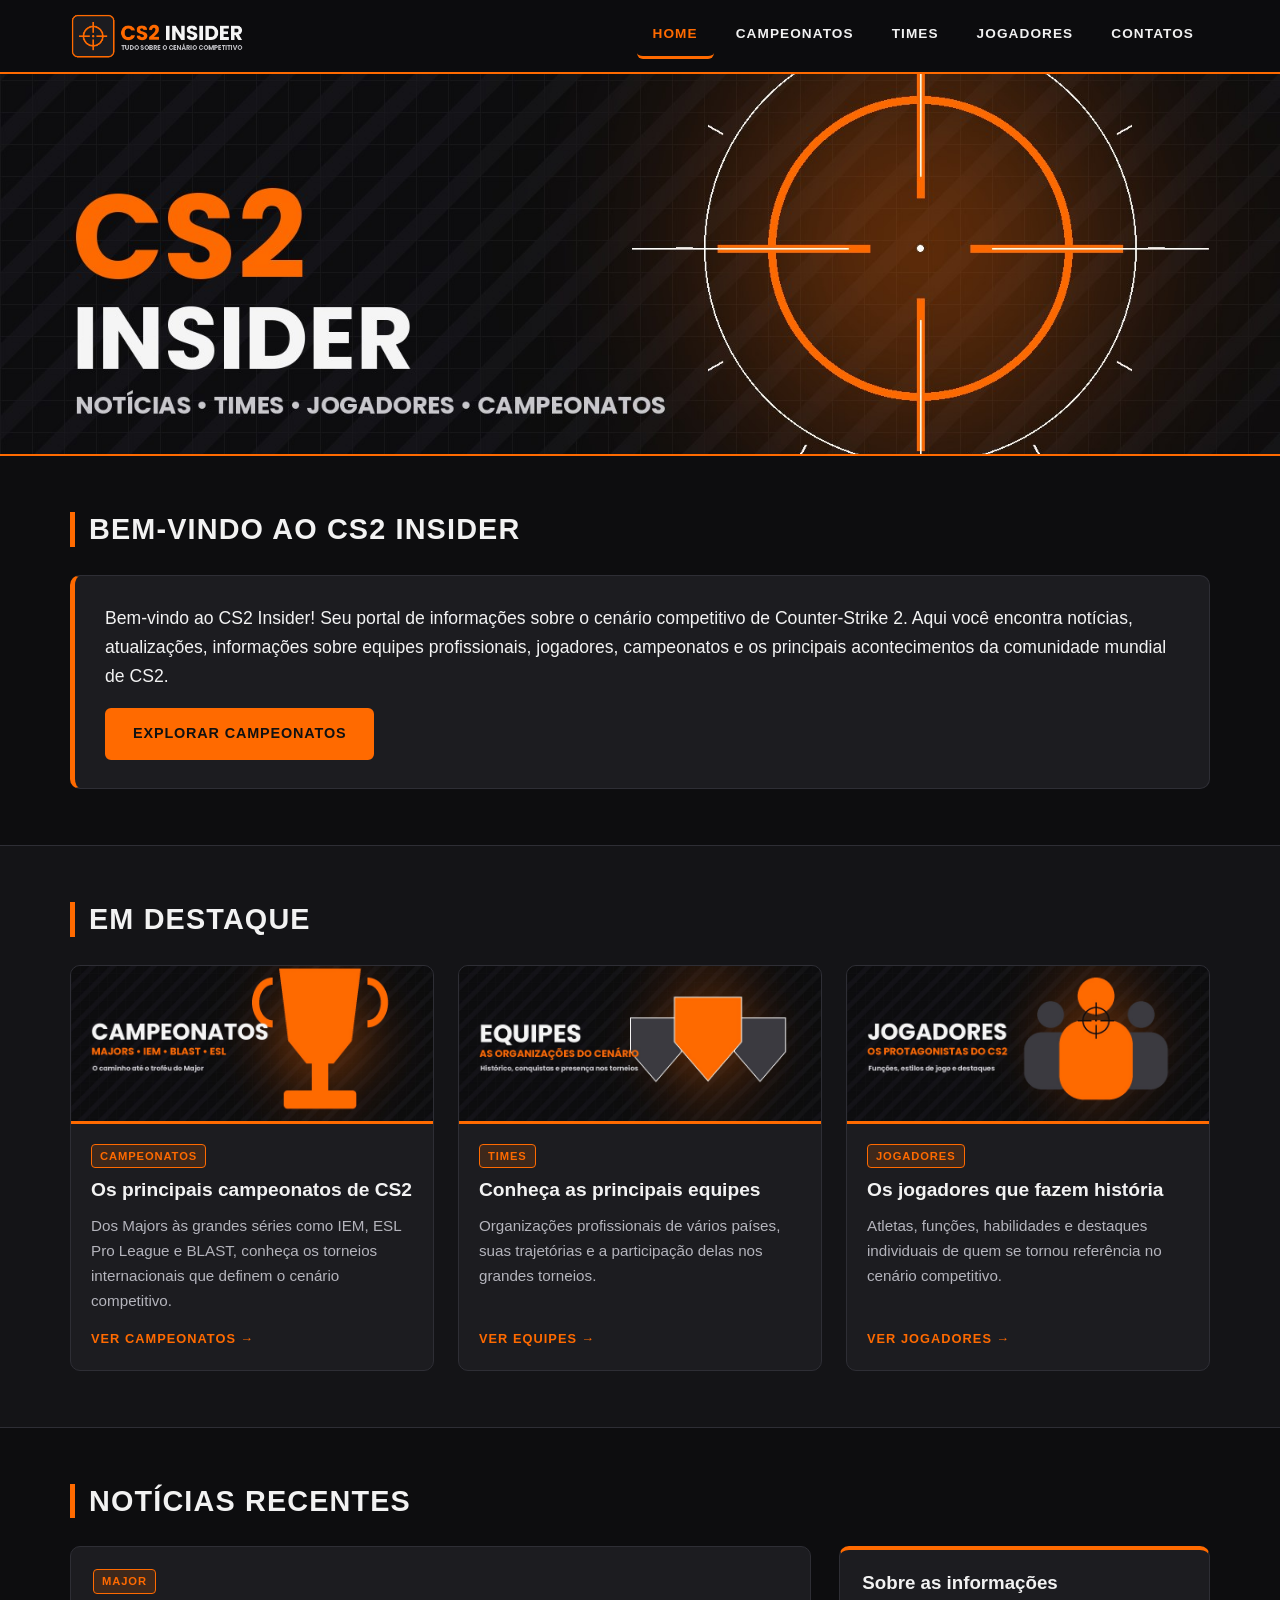
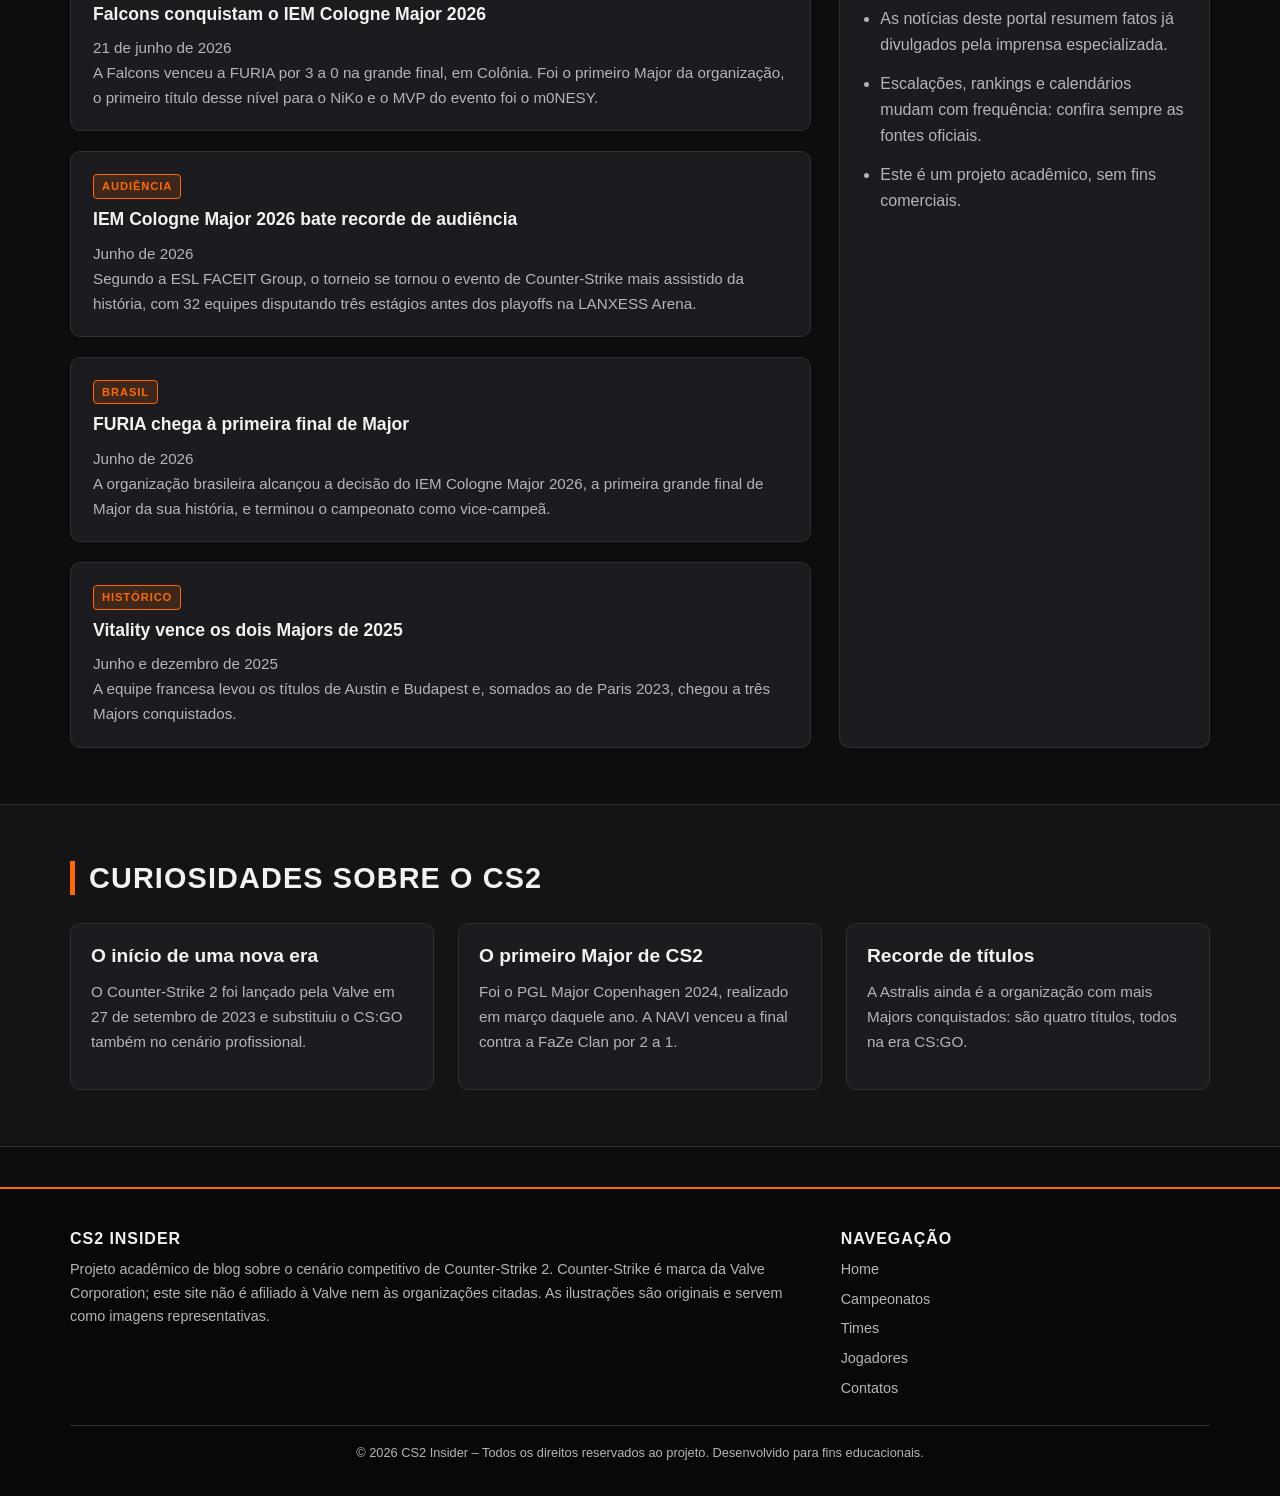
<file: index.html>
<!DOCTYPE html>
<html lang="pt-BR">
<head>
  <meta charset="UTF-8">
  <meta name="viewport" content="width=device-width, initial-scale=1.0">
  <title>CS2 INSIDER – Tudo sobre o cenário competitivo de Counter-Strike 2</title>
  <meta name="description" content="CS2 Insider: portal de notícias e informações sobre o cenário competitivo de Counter-Strike 2, com campeonatos, times e jogadores.">
  <link rel="icon" type="image/png" href="img/logo.png">
  <link rel="stylesheet" href="css/style.css">
  <script src="js/script.js" defer></script>
</head>
<body>

  <!-- ===== CABEÇALHO (idêntico em todas as páginas) ===== -->
  <header class="site-header">
    <div class="container header-inner">
      <a class="logo" href="index.html" aria-label="CS2 Insider – página inicial">
        <img src="img/logo.png" alt="Logotipo CS2 Insider">
      </a>
      <button class="nav-toggle" type="button" aria-label="Abrir ou fechar o menu" aria-expanded="false">&#9776;</button>
      <nav class="main-nav" aria-label="Menu principal">
        <ul>
          <li><a href="index.html" aria-current="page">Home</a></li>
          <li><a href="campeonatos.html">Campeonatos</a></li>
          <li><a href="times.html">Times</a></li>
          <li><a href="jogadores.html">Jogadores</a></li>
          <li><a href="contatos.html">Contatos</a></li>
        </ul>
      </nav>
    </div>
  </header>

  <main>

    <!-- ===== BANNER ===== -->
    <section class="banner" aria-label="Banner do CS2 Insider">
      <img src="img/home-banner.jpg" alt="Banner do CS2 Insider com uma mira laranja sobre fundo escuro">
    </section>

    <!-- ===== INTRODUÇÃO ===== -->
    <section class="section" aria-labelledby="titulo-intro">
      <div class="container">
        <h1 class="section-title" id="titulo-intro">Bem-vindo ao CS2 Insider</h1>
        <div class="intro-box">
          <p>Bem-vindo ao CS2 Insider! Seu portal de informações sobre o cenário competitivo de Counter-Strike 2. Aqui você encontra notícias, atualizações, informações sobre equipes profissionais, jogadores, campeonatos e os principais acontecimentos da comunidade mundial de CS2.</p>
          <a class="btn" href="campeonatos.html">Explorar campeonatos</a>
        </div>
      </div>
    </section>

    <!-- ===== CONTEÚDOS EM DESTAQUE (cards clicáveis) ===== -->
    <section class="section alt" aria-labelledby="titulo-destaques">
      <div class="container">
        <h2 class="section-title" id="titulo-destaques">Em destaque</h2>
        <div class="grid grid-3">

          <article>
            <a class="card-link" href="campeonatos.html">
              <div class="card">
                <div class="card-media">
                  <img class="card-img" src="img/campeonatos.jpg" alt="Troféu laranja representando os campeonatos de Counter-Strike 2">
                </div>
                <div class="card-body">
                  <span class="tag">Campeonatos</span>
                  <h3>Os principais campeonatos de CS2</h3>
                  <p>Dos Majors às grandes séries como IEM, ESL Pro League e BLAST, conheça os torneios internacionais que definem o cenário competitivo.</p>
                  <span class="more">Ver campeonatos &rarr;</span>
                </div>
              </div>
            </a>
          </article>

          <article>
            <a class="card-link" href="times.html">
              <div class="card">
                <div class="card-media">
                  <img class="card-img" src="img/times.jpg" alt="Escudos representando as equipes profissionais de Counter-Strike 2">
                </div>
                <div class="card-body">
                  <span class="tag">Times</span>
                  <h3>Conheça as principais equipes</h3>
                  <p>Organizações profissionais de vários países, suas trajetórias e a participação delas nos grandes torneios.</p>
                  <span class="more">Ver equipes &rarr;</span>
                </div>
              </div>
            </a>
          </article>

          <article>
            <a class="card-link" href="jogadores.html">
              <div class="card">
                <div class="card-media">
                  <img class="card-img" src="img/jogadores.jpg" alt="Silhuetas de jogadores profissionais de Counter-Strike 2">
                </div>
                <div class="card-body">
                  <span class="tag">Jogadores</span>
                  <h3>Os jogadores que fazem história</h3>
                  <p>Atletas, funções, habilidades e destaques individuais de quem se tornou referência no cenário competitivo.</p>
                  <span class="more">Ver jogadores &rarr;</span>
                </div>
              </div>
            </a>
          </article>

        </div>
      </div>
    </section>

    <!-- ===== NOTÍCIAS RECENTES ===== -->
    <section class="section" aria-labelledby="titulo-noticias">
      <div class="container">
        <h2 class="section-title" id="titulo-noticias">Notícias recentes</h2>
        <div class="news-layout">

          <div class="news-list">
            <article class="news-item">
              <span class="tag">Major</span>
              <h3>Falcons conquistam o IEM Cologne Major 2026</h3>
              <p class="meta">21 de junho de 2026</p>
              <p>A Falcons venceu a FURIA por 3 a 0 na grande final, em Colônia. Foi o primeiro Major da organização, o primeiro título desse nível para o NiKo e o MVP do evento foi o m0NESY.</p>
            </article>

            <article class="news-item">
              <span class="tag">Audiência</span>
              <h3>IEM Cologne Major 2026 bate recorde de audiência</h3>
              <p class="meta">Junho de 2026</p>
              <p>Segundo a ESL FACEIT Group, o torneio se tornou o evento de Counter-Strike mais assistido da história, com 32 equipes disputando três estágios antes dos playoffs na LANXESS Arena.</p>
            </article>

            <article class="news-item">
              <span class="tag">Brasil</span>
              <h3>FURIA chega à primeira final de Major</h3>
              <p class="meta">Junho de 2026</p>
              <p>A organização brasileira alcançou a decisão do IEM Cologne Major 2026, a primeira grande final de Major da sua história, e terminou o campeonato como vice-campeã.</p>
            </article>

            <article class="news-item">
              <span class="tag">Histórico</span>
              <h3>Vitality vence os dois Majors de 2025</h3>
              <p class="meta">Junho e dezembro de 2025</p>
              <p>A equipe francesa levou os títulos de Austin e Budapest e, somados ao de Paris 2023, chegou a três Majors conquistados.</p>
            </article>
          </div>

          <aside class="aside-box" aria-labelledby="titulo-aviso">
            <h3 id="titulo-aviso">Sobre as informações</h3>
            <ul>
              <li>As notícias deste portal resumem fatos já divulgados pela imprensa especializada.</li>
              <li>Escalações, rankings e calendários mudam com frequência: confira sempre as fontes oficiais.</li>
              <li>Este é um projeto acadêmico, sem fins comerciais.</li>
            </ul>
          </aside>

        </div>
      </div>
    </section>

    <!-- ===== CURIOSIDADES ===== -->
    <section class="section alt" aria-labelledby="titulo-curiosidades">
      <div class="container">
        <h2 class="section-title" id="titulo-curiosidades">Curiosidades sobre o CS2</h2>
        <div class="grid grid-3">
          <article class="card">
            <div class="card-body">
              <h3>O início de uma nova era</h3>
              <p>O Counter-Strike 2 foi lançado pela Valve em 27 de setembro de 2023 e substituiu o CS:GO também no cenário profissional.</p>
            </div>
          </article>
          <article class="card">
            <div class="card-body">
              <h3>O primeiro Major de CS2</h3>
              <p>Foi o PGL Major Copenhagen 2024, realizado em março daquele ano. A NAVI venceu a final contra a FaZe Clan por 2 a 1.</p>
            </div>
          </article>
          <article class="card">
            <div class="card-body">
              <h3>Recorde de títulos</h3>
              <p>A Astralis ainda é a organização com mais Majors conquistados: são quatro títulos, todos na era CS:GO.</p>
            </div>
          </article>
        </div>
      </div>
    </section>

  </main>

  <!-- ===== RODAPÉ (idêntico em todas as páginas) ===== -->
  <footer class="site-footer">
    <div class="container">
      <div class="footer-grid">
        <div>
          <h2>CS2 Insider</h2>
          <p>Projeto acadêmico de blog sobre o cenário competitivo de Counter-Strike 2. Counter-Strike é marca da Valve Corporation; este site não é afiliado à Valve nem às organizações citadas. As ilustrações são originais e servem como imagens representativas.</p>
        </div>
        <div>
          <h2>Navegação</h2>
          <ul class="footer-links">
            <li><a href="index.html">Home</a></li>
            <li><a href="campeonatos.html">Campeonatos</a></li>
            <li><a href="times.html">Times</a></li>
            <li><a href="jogadores.html">Jogadores</a></li>
            <li><a href="contatos.html">Contatos</a></li>
          </ul>
        </div>
      </div>
      <p class="copyright">&copy; 2026 CS2 Insider – Todos os direitos reservados ao projeto. Desenvolvido para fins educacionais.</p>
    </div>
  </footer>

</body>
</html>
</file>
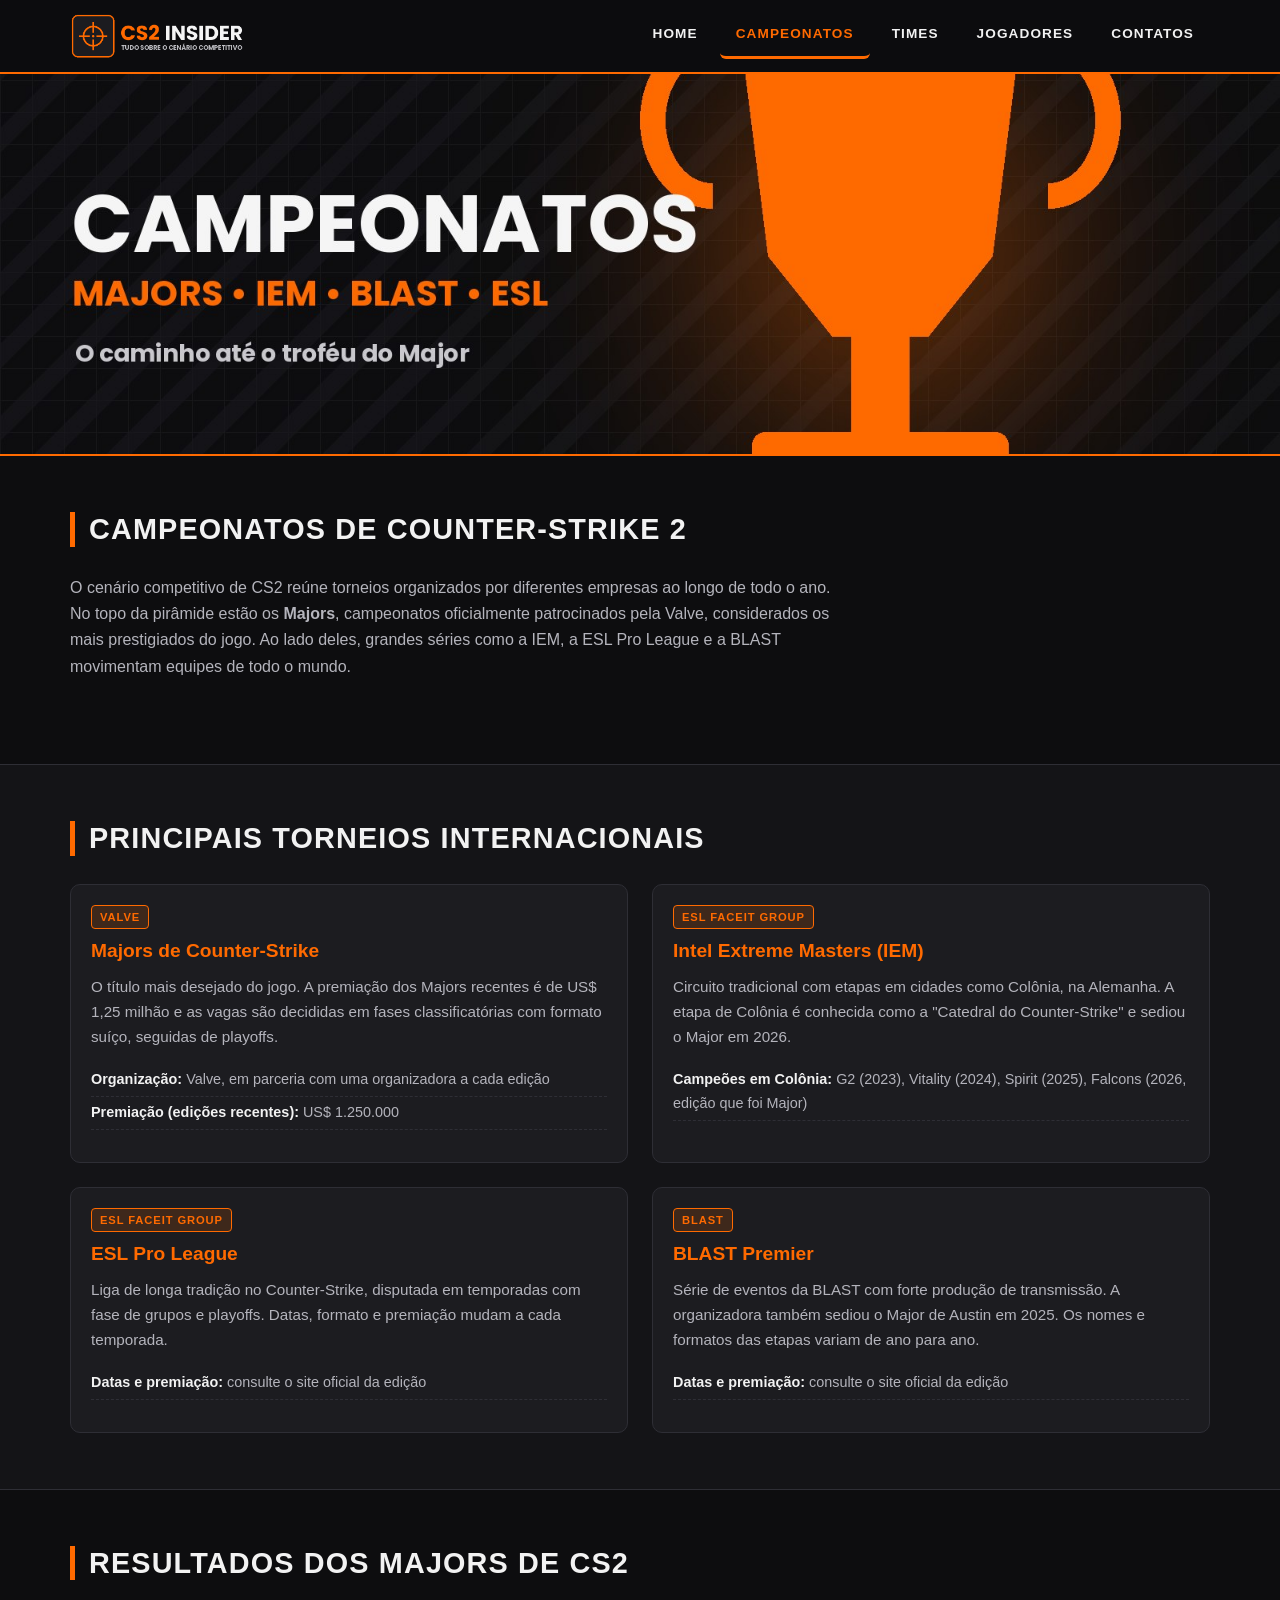
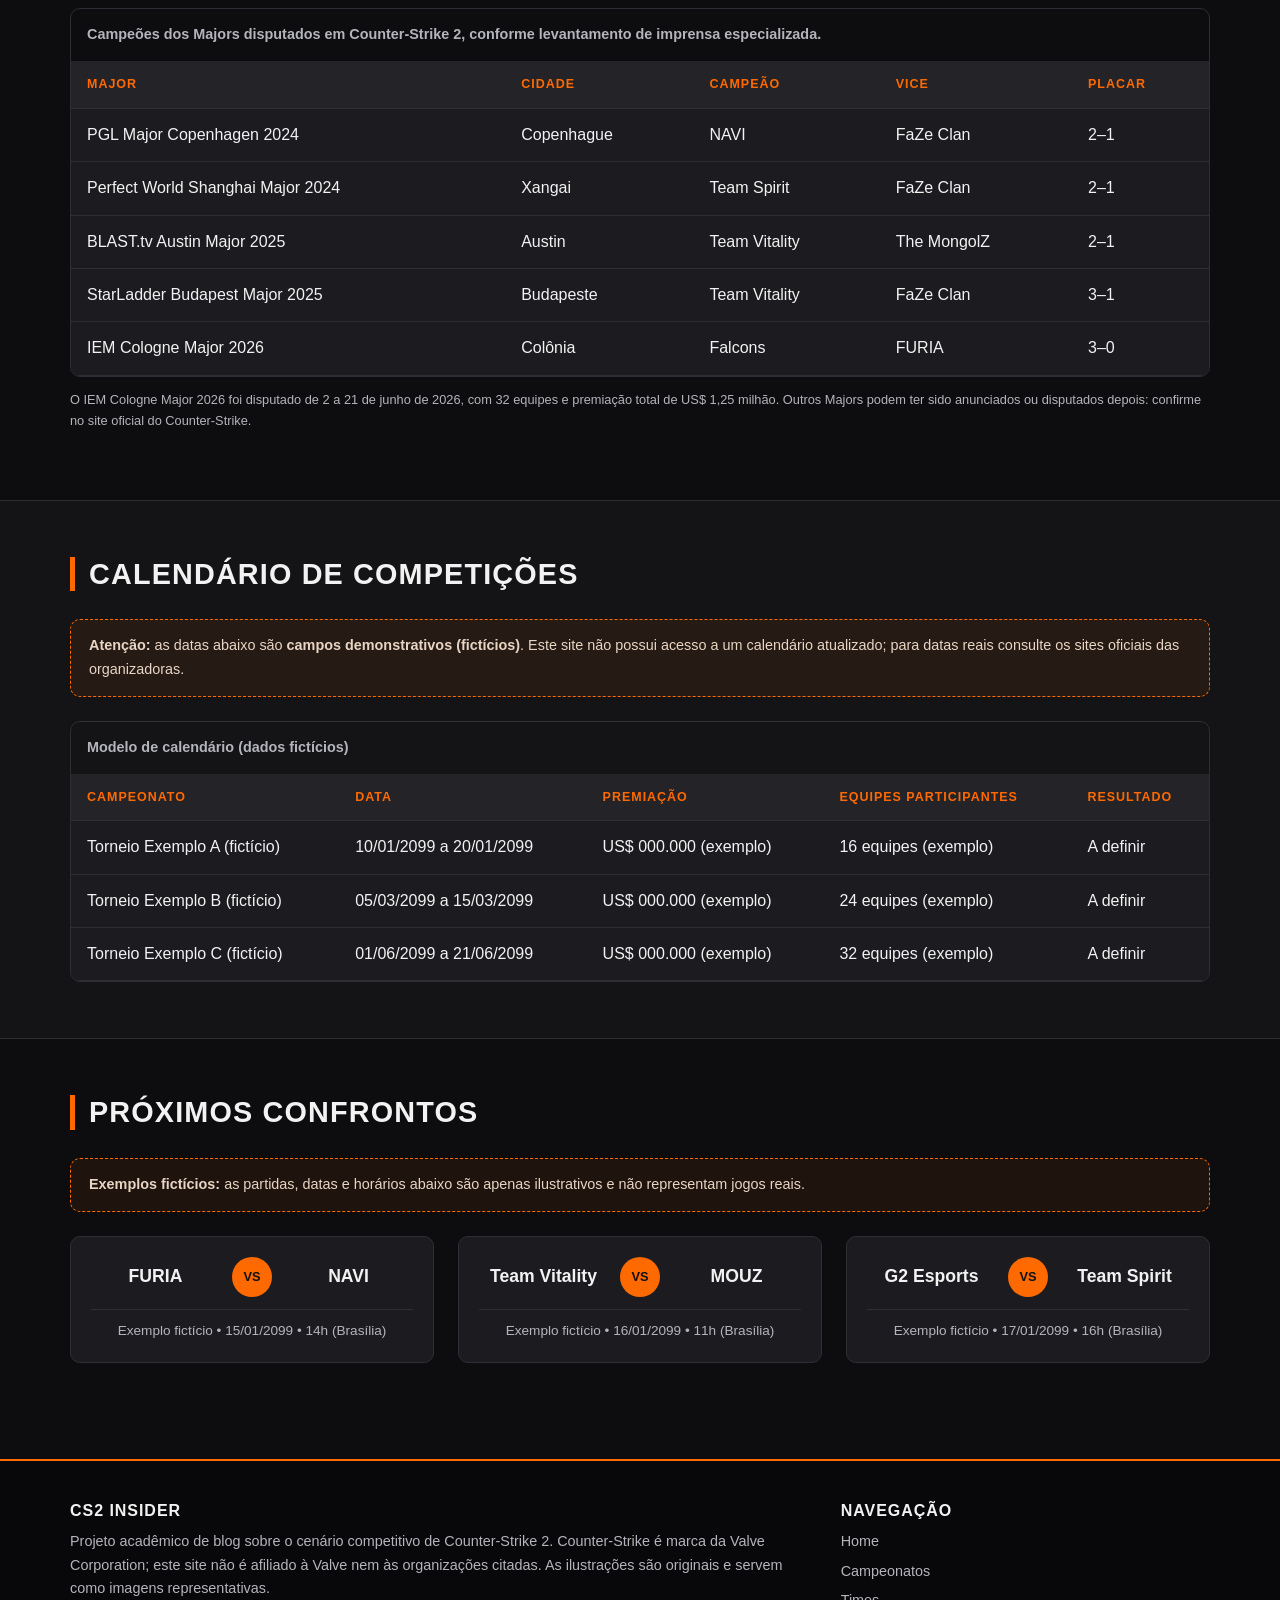
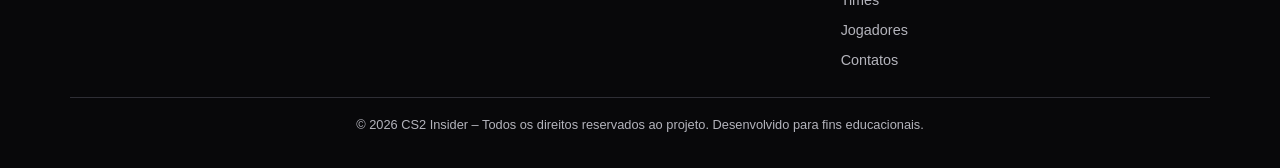
<file: campeonatos.html>
<!DOCTYPE html>
<html lang="pt-BR">
<head>
  <meta charset="UTF-8">
  <meta name="viewport" content="width=device-width, initial-scale=1.0">
  <title>Campeonatos de Counter-Strike 2 – CS2 INSIDER</title>
  <meta name="description" content="Principais campeonatos de Counter-Strike 2: Majors, IEM, ESL Pro League e BLAST, com resultados dos Majors de CS2.">
  <link rel="icon" type="image/png" href="img/logo.png">
  <link rel="stylesheet" href="css/style.css">
  <script src="js/script.js" defer></script>
</head>
<body>

  <!-- ===== CABEÇALHO (idêntico em todas as páginas) ===== -->
  <header class="site-header">
    <div class="container header-inner">
      <a class="logo" href="index.html" aria-label="CS2 Insider – página inicial">
        <img src="img/logo.png" alt="Logotipo CS2 Insider">
      </a>
      <button class="nav-toggle" type="button" aria-label="Abrir ou fechar o menu" aria-expanded="false">&#9776;</button>
      <nav class="main-nav" aria-label="Menu principal">
        <ul>
          <li><a href="index.html">Home</a></li>
          <li><a href="campeonatos.html" aria-current="page">Campeonatos</a></li>
          <li><a href="times.html">Times</a></li>
          <li><a href="jogadores.html">Jogadores</a></li>
          <li><a href="contatos.html">Contatos</a></li>
        </ul>
      </nav>
    </div>
  </header>

  <main>

    <section class="banner" aria-label="Banner da página Campeonatos">
      <img src="img/campeonatos.jpg" alt="Troféu laranja sobre fundo escuro representando os campeonatos de CS2">
    </section>

    <section class="section" aria-labelledby="titulo-pagina">
      <div class="container">
        <h1 class="section-title" id="titulo-pagina">Campeonatos de Counter-Strike 2</h1>
        <p class="section-lead">O cenário competitivo de CS2 reúne torneios organizados por diferentes empresas ao longo de todo o ano. No topo da pirâmide estão os <strong>Majors</strong>, campeonatos oficialmente patrocinados pela Valve, considerados os mais prestigiados do jogo. Ao lado deles, grandes séries como a IEM, a ESL Pro League e a BLAST movimentam equipes de todo o mundo.</p>
      </div>
    </section>

    <!-- ===== SÉRIES DE TORNEIOS ===== -->
    <section class="section alt" aria-labelledby="titulo-series">
      <div class="container">
        <h2 class="section-title" id="titulo-series">Principais torneios internacionais</h2>
        <div class="grid grid-2">

          <article class="card champ-card">
            <div class="card-body">
              <span class="tag">Valve</span>
              <h3>Majors de Counter-Strike</h3>
              <p>O título mais desejado do jogo. A premiação dos Majors recentes é de US$ 1,25 milhão e as vagas são decididas em fases classificatórias com formato suíço, seguidas de playoffs.</p>
              <ul class="info-list">
                <li><strong>Organização:</strong> Valve, em parceria com uma organizadora a cada edição</li>
                <li><strong>Premiação (edições recentes):</strong> US$ 1.250.000</li>
              </ul>
            </div>
          </article>

          <article class="card champ-card">
            <div class="card-body">
              <span class="tag">ESL FACEIT Group</span>
              <h3>Intel Extreme Masters (IEM)</h3>
              <p>Circuito tradicional com etapas em cidades como Colônia, na Alemanha. A etapa de Colônia é conhecida como a "Catedral do Counter-Strike" e sediou o Major em 2026.</p>
              <ul class="info-list">
                <li><strong>Campeões em Colônia:</strong> G2 (2023), Vitality (2024), Spirit (2025), Falcons (2026, edição que foi Major)</li>
              </ul>
            </div>
          </article>

          <article class="card champ-card">
            <div class="card-body">
              <span class="tag">ESL FACEIT Group</span>
              <h3>ESL Pro League</h3>
              <p>Liga de longa tradição no Counter-Strike, disputada em temporadas com fase de grupos e playoffs. Datas, formato e premiação mudam a cada temporada.</p>
              <ul class="info-list">
                <li><strong>Datas e premiação:</strong> consulte o site oficial da edição</li>
              </ul>
            </div>
          </article>

          <article class="card champ-card">
            <div class="card-body">
              <span class="tag">BLAST</span>
              <h3>BLAST Premier</h3>
              <p>Série de eventos da BLAST com forte produção de transmissão. A organizadora também sediou o Major de Austin em 2025. Os nomes e formatos das etapas variam de ano para ano.</p>
              <ul class="info-list">
                <li><strong>Datas e premiação:</strong> consulte o site oficial da edição</li>
              </ul>
            </div>
          </article>

        </div>
      </div>
    </section>

    <!-- ===== MAJORS DE CS2 ===== -->
    <section class="section" aria-labelledby="titulo-majors">
      <div class="container">
        <h2 class="section-title" id="titulo-majors">Resultados dos Majors de CS2</h2>
        <div class="table-wrap">
          <table>
            <caption>Campeões dos Majors disputados em Counter-Strike 2, conforme levantamento de imprensa especializada.</caption>
            <thead>
              <tr>
                <th scope="col">Major</th>
                <th scope="col">Cidade</th>
                <th scope="col">Campeão</th>
                <th scope="col">Vice</th>
                <th scope="col">Placar</th>
              </tr>
            </thead>
            <tbody>
              <tr>
                <td>PGL Major Copenhagen 2024</td>
                <td>Copenhague</td>
                <td>NAVI</td>
                <td>FaZe Clan</td>
                <td>2–1</td>
              </tr>
              <tr>
                <td>Perfect World Shanghai Major 2024</td>
                <td>Xangai</td>
                <td>Team Spirit</td>
                <td>FaZe Clan</td>
                <td>2–1</td>
              </tr>
              <tr>
                <td>BLAST.tv Austin Major 2025</td>
                <td>Austin</td>
                <td>Team Vitality</td>
                <td>The MongolZ</td>
                <td>2–1</td>
              </tr>
              <tr>
                <td>StarLadder Budapest Major 2025</td>
                <td>Budapeste</td>
                <td>Team Vitality</td>
                <td>FaZe Clan</td>
                <td>3–1</td>
              </tr>
              <tr>
                <td>IEM Cologne Major 2026</td>
                <td>Colônia</td>
                <td>Falcons</td>
                <td>FURIA</td>
                <td>3–0</td>
              </tr>
            </tbody>
          </table>
        </div>
        <p class="meta" style="margin-top:12px">O IEM Cologne Major 2026 foi disputado de 2 a 21 de junho de 2026, com 32 equipes e premiação total de US$ 1,25 milhão. Outros Majors podem ter sido anunciados ou disputados depois: confirme no site oficial do Counter-Strike.</p>
      </div>
    </section>

    <!-- ===== CALENDÁRIO DEMONSTRATIVO ===== -->
    <section class="section alt" aria-labelledby="titulo-calendario">
      <div class="container">
        <h2 class="section-title" id="titulo-calendario">Calendário de competições</h2>
        <p class="notice"><strong>Atenção:</strong> as datas abaixo são <strong>campos demonstrativos (fictícios)</strong>. Este site não possui acesso a um calendário atualizado; para datas reais consulte os sites oficiais das organizadoras.</p>
        <div class="table-wrap">
          <table>
            <caption>Modelo de calendário (dados fictícios)</caption>
            <thead>
              <tr>
                <th scope="col">Campeonato</th>
                <th scope="col">Data</th>
                <th scope="col">Premiação</th>
                <th scope="col">Equipes participantes</th>
                <th scope="col">Resultado</th>
              </tr>
            </thead>
            <tbody>
              <tr>
                <td>Torneio Exemplo A (fictício)</td>
                <td>10/01/2099 a 20/01/2099</td>
                <td>US$ 000.000 (exemplo)</td>
                <td>16 equipes (exemplo)</td>
                <td>A definir</td>
              </tr>
              <tr>
                <td>Torneio Exemplo B (fictício)</td>
                <td>05/03/2099 a 15/03/2099</td>
                <td>US$ 000.000 (exemplo)</td>
                <td>24 equipes (exemplo)</td>
                <td>A definir</td>
              </tr>
              <tr>
                <td>Torneio Exemplo C (fictício)</td>
                <td>01/06/2099 a 21/06/2099</td>
                <td>US$ 000.000 (exemplo)</td>
                <td>32 equipes (exemplo)</td>
                <td>A definir</td>
              </tr>
            </tbody>
          </table>
        </div>
      </div>
    </section>

    <!-- ===== PRÓXIMOS CONFRONTOS ===== -->
    <section class="section" aria-labelledby="titulo-confrontos">
      <div class="container">
        <h2 class="section-title" id="titulo-confrontos">Próximos confrontos</h2>
        <p class="notice"><strong>Exemplos fictícios:</strong> as partidas, datas e horários abaixo são apenas ilustrativos e não representam jogos reais.</p>
        <div class="grid grid-3">
          <article class="match">
            <span class="team">FURIA</span>
            <span class="vs" aria-label="contra">VS</span>
            <span class="team">NAVI</span>
            <span class="when">Exemplo fictício &bull; 15/01/2099 &bull; 14h (Brasília)</span>
          </article>
          <article class="match">
            <span class="team">Team Vitality</span>
            <span class="vs" aria-label="contra">VS</span>
            <span class="team">MOUZ</span>
            <span class="when">Exemplo fictício &bull; 16/01/2099 &bull; 11h (Brasília)</span>
          </article>
          <article class="match">
            <span class="team">G2 Esports</span>
            <span class="vs" aria-label="contra">VS</span>
            <span class="team">Team Spirit</span>
            <span class="when">Exemplo fictício &bull; 17/01/2099 &bull; 16h (Brasília)</span>
          </article>
        </div>
      </div>
    </section>

  </main>

  <!-- ===== RODAPÉ (idêntico em todas as páginas) ===== -->
  <footer class="site-footer">
    <div class="container">
      <div class="footer-grid">
        <div>
          <h2>CS2 Insider</h2>
          <p>Projeto acadêmico de blog sobre o cenário competitivo de Counter-Strike 2. Counter-Strike é marca da Valve Corporation; este site não é afiliado à Valve nem às organizações citadas. As ilustrações são originais e servem como imagens representativas.</p>
        </div>
        <div>
          <h2>Navegação</h2>
          <ul class="footer-links">
            <li><a href="index.html">Home</a></li>
            <li><a href="campeonatos.html">Campeonatos</a></li>
            <li><a href="times.html">Times</a></li>
            <li><a href="jogadores.html">Jogadores</a></li>
            <li><a href="contatos.html">Contatos</a></li>
          </ul>
        </div>
      </div>
      <p class="copyright">&copy; 2026 CS2 Insider – Todos os direitos reservados ao projeto. Desenvolvido para fins educacionais.</p>
    </div>
  </footer>

</body>
</html>
</file>
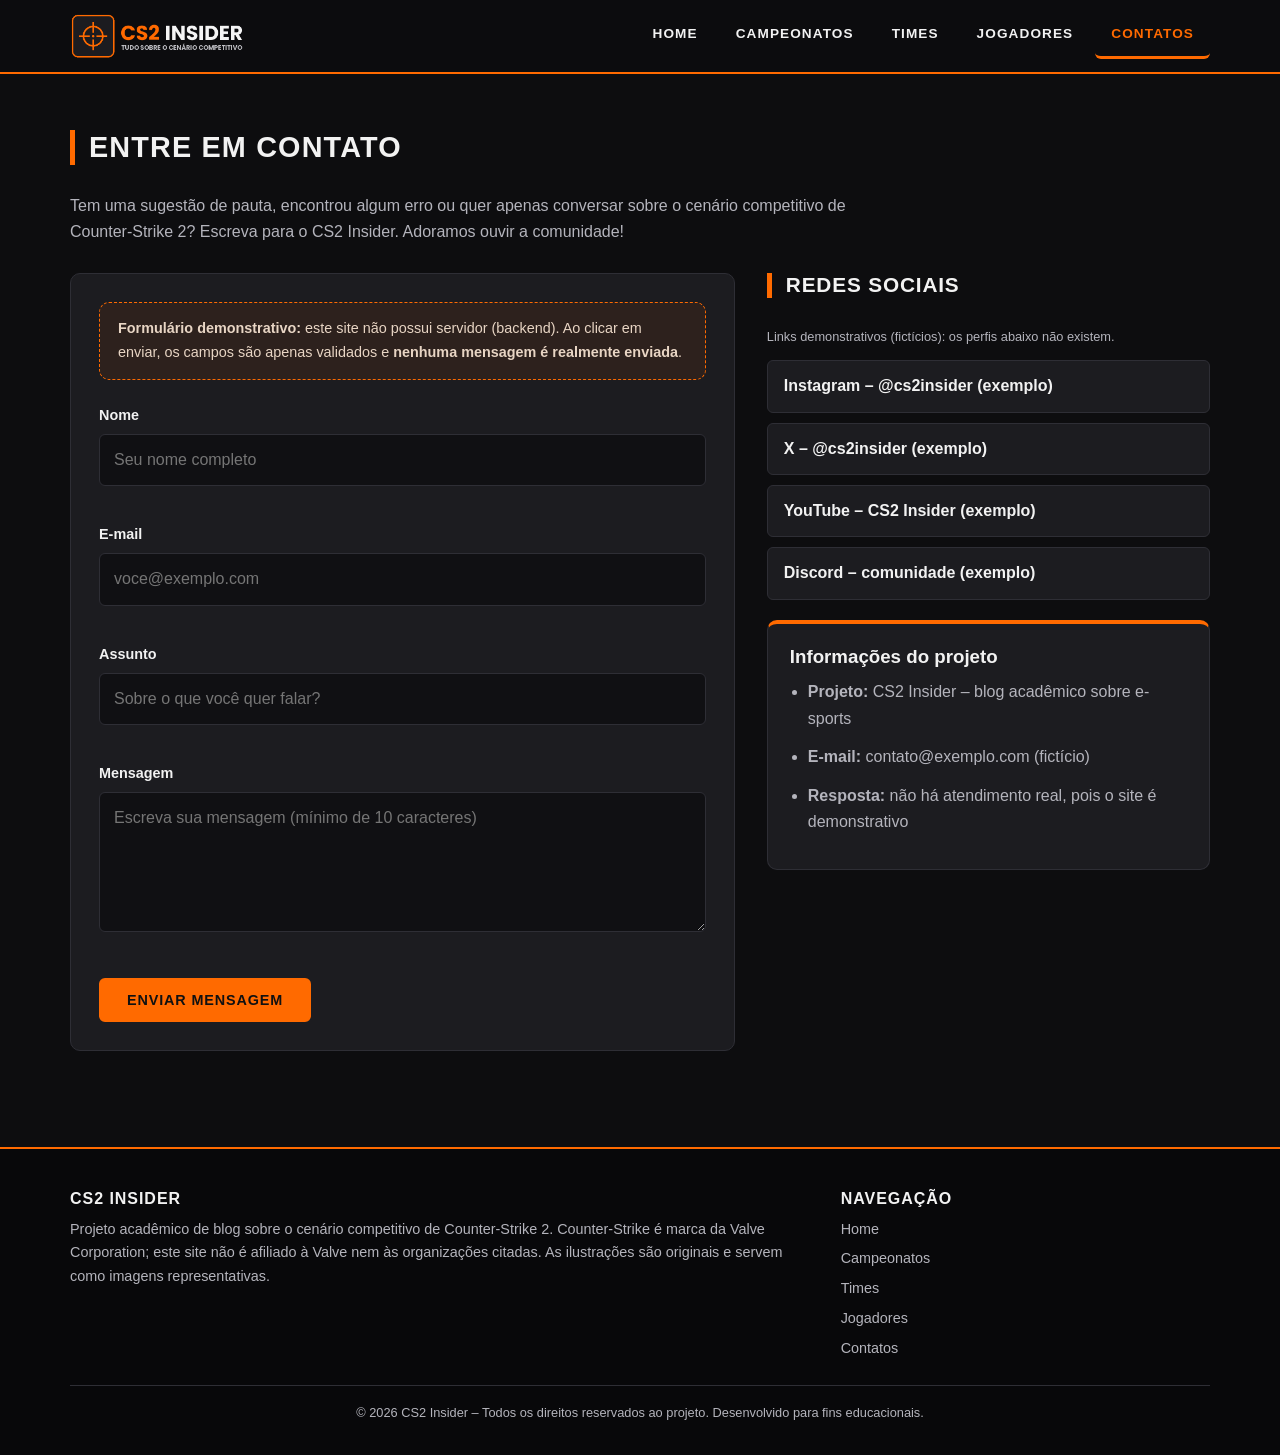
<file: contatos.html>
<!DOCTYPE html>
<html lang="pt-BR">
<head>
  <meta charset="UTF-8">
  <meta name="viewport" content="width=device-width, initial-scale=1.0">
  <title>Entre em contato – CS2 INSIDER</title>
  <meta name="description" content="Fale com a equipe do CS2 Insider: formulário demonstrativo de contato, redes sociais fictícias e informações do projeto.">
  <link rel="icon" type="image/png" href="img/logo.png">
  <link rel="stylesheet" href="css/style.css">
  <script src="js/script.js" defer></script>
</head>
<body>

  <!-- ===== CABEÇALHO (idêntico em todas as páginas) ===== -->
  <header class="site-header">
    <div class="container header-inner">
      <a class="logo" href="index.html" aria-label="CS2 Insider – página inicial">
        <img src="img/logo.png" alt="Logotipo CS2 Insider">
      </a>
      <button class="nav-toggle" type="button" aria-label="Abrir ou fechar o menu" aria-expanded="false">&#9776;</button>
      <nav class="main-nav" aria-label="Menu principal">
        <ul>
          <li><a href="index.html">Home</a></li>
          <li><a href="campeonatos.html">Campeonatos</a></li>
          <li><a href="times.html">Times</a></li>
          <li><a href="jogadores.html">Jogadores</a></li>
          <li><a href="contatos.html" aria-current="page">Contatos</a></li>
        </ul>
      </nav>
    </div>
  </header>

  <main>

    <section class="section" aria-labelledby="titulo-pagina">
      <div class="container">
        <h1 class="section-title" id="titulo-pagina">Entre em contato</h1>
        <p class="section-lead">Tem uma sugestão de pauta, encontrou algum erro ou quer apenas conversar sobre o cenário competitivo de Counter-Strike 2? Escreva para o CS2 Insider. Adoramos ouvir a comunidade!</p>

        <div class="contact-layout">

          <!-- ===== FORMULÁRIO ===== -->
          <section aria-labelledby="titulo-form">
            <h2 id="titulo-form" class="visually-hidden">Formulário de contato</h2>
            <form id="form-contato" novalidate>
              <p class="notice"><strong>Formulário demonstrativo:</strong> este site não possui servidor (backend). Ao clicar em enviar, os campos são apenas validados e <strong>nenhuma mensagem é realmente enviada</strong>.</p>

              <div class="field">
                <label for="nome">Nome</label>
                <input type="text" id="nome" name="nome" required minlength="3" maxlength="80" autocomplete="name" placeholder="Seu nome completo">
                <div class="field-error" id="nome-erro" aria-live="polite"></div>
              </div>

              <div class="field">
                <label for="email">E-mail</label>
                <input type="email" id="email" name="email" required autocomplete="email" placeholder="voce@exemplo.com">
                <div class="field-error" id="email-erro" aria-live="polite"></div>
              </div>

              <div class="field">
                <label for="assunto">Assunto</label>
                <input type="text" id="assunto" name="assunto" required minlength="3" maxlength="100" placeholder="Sobre o que você quer falar?">
                <div class="field-error" id="assunto-erro" aria-live="polite"></div>
              </div>

              <div class="field">
                <label for="mensagem">Mensagem</label>
                <textarea id="mensagem" name="mensagem" required minlength="10" maxlength="1000" placeholder="Escreva sua mensagem (mínimo de 10 caracteres)"></textarea>
                <div class="field-error" id="mensagem-erro" aria-live="polite"></div>
              </div>

              <button class="btn" type="submit">Enviar mensagem</button>
              <div class="form-status" id="form-status" role="status"></div>
            </form>
          </section>

          <!-- ===== REDES SOCIAIS E INFORMAÇÕES ===== -->
          <aside aria-label="Informações de contato">
            <h2 class="section-title" style="font-size:1.3rem">Redes sociais</h2>
            <p class="meta">Links demonstrativos (fictícios): os perfis abaixo não existem.</p>
            <ul class="social-list">
              <li><a href="#" aria-label="Instagram demonstrativo do CS2 Insider">Instagram &ndash; @cs2insider (exemplo)</a></li>
              <li><a href="#" aria-label="X demonstrativo do CS2 Insider">X &ndash; @cs2insider (exemplo)</a></li>
              <li><a href="#" aria-label="YouTube demonstrativo do CS2 Insider">YouTube &ndash; CS2 Insider (exemplo)</a></li>
              <li><a href="#" aria-label="Discord demonstrativo do CS2 Insider">Discord &ndash; comunidade (exemplo)</a></li>
            </ul>

            <div class="aside-box">
              <h3>Informações do projeto</h3>
              <ul>
                <li><strong>Projeto:</strong> CS2 Insider – blog acadêmico sobre e-sports</li>
                <li><strong>E-mail:</strong> contato@exemplo.com (fictício)</li>
                <li><strong>Resposta:</strong> não há atendimento real, pois o site é demonstrativo</li>
              </ul>
            </div>
          </aside>

        </div>
      </div>
    </section>

  </main>

  <!-- ===== RODAPÉ (idêntico em todas as páginas) ===== -->
  <footer class="site-footer">
    <div class="container">
      <div class="footer-grid">
        <div>
          <h2>CS2 Insider</h2>
          <p>Projeto acadêmico de blog sobre o cenário competitivo de Counter-Strike 2. Counter-Strike é marca da Valve Corporation; este site não é afiliado à Valve nem às organizações citadas. As ilustrações são originais e servem como imagens representativas.</p>
        </div>
        <div>
          <h2>Navegação</h2>
          <ul class="footer-links">
            <li><a href="index.html">Home</a></li>
            <li><a href="campeonatos.html">Campeonatos</a></li>
            <li><a href="times.html">Times</a></li>
            <li><a href="jogadores.html">Jogadores</a></li>
            <li><a href="contatos.html">Contatos</a></li>
          </ul>
        </div>
      </div>
      <p class="copyright">&copy; 2026 CS2 Insider – Todos os direitos reservados ao projeto. Desenvolvido para fins educacionais.</p>
    </div>
  </footer>

</body>
</html>
</file>
<file: css/style.css>
/* =====================================================
   CS2 INSIDER â€“ Folha de estilos principal
   Paleta: preto, cinza-escuro, branco e laranja
   ===================================================== */

/* ---------- 1. VariÃ¡veis e reset ---------- */
:root {
  --bg: #0d0d0f;
  --bg-alt: #141417;
  --card: #1c1c20;
  --card-hover: #24242a;
  --border: #2e2e35;
  --text: #f2f2f2;
  --text-muted: #b4b4bc;
  --accent: #ff6a00;
  --accent-dark: #d95a00;
  --radius: 10px;
  --max-width: 1180px;
  --font: "Segoe UI", "Helvetica Neue", Roboto, Arial, sans-serif;
}

*,
*::before,
*::after {
  box-sizing: border-box;
}

html {
  scroll-behavior: smooth;
}

body {
  margin: 0;
  font-family: var(--font);
  background: var(--bg);
  color: var(--text);
  line-height: 1.65;
}

img {
  max-width: 100%;
  display: block;
}

a {
  color: var(--accent);
  text-decoration: none;
  transition: color 0.2s;
}

a:hover {
  color: #ff9440;
}

/* foco visÃ­vel para acessibilidade */
a:focus-visible,
button:focus-visible,
input:focus-visible,
textarea:focus-visible {
  outline: 3px solid var(--accent);
  outline-offset: 2px;
}

h1,
h2,
h3,
h4 {
  line-height: 1.2;
  margin: 0 0 0.6em;
}

p {
  margin: 0 0 1em;
}

.container {
  width: 100%;
  max-width: var(--max-width);
  margin: 0 auto;
  padding: 0 20px;
}

/* ---------- 2. CabeÃ§alho e navegaÃ§Ã£o ---------- */
.site-header {
  position: sticky;
  top: 0;
  z-index: 100;
  background: rgba(13, 13, 15, 0.95);
  border-bottom: 2px solid var(--accent);
  backdrop-filter: blur(6px);
}

.header-inner {
  display: flex;
  align-items: center;
  justify-content: space-between;
  gap: 16px;
  min-height: 72px;
}

.logo img {
  height: 46px;
  width: auto;
}

.nav-toggle {
  display: none;
  background: transparent;
  color: var(--text);
  border: 1px solid var(--border);
  border-radius: 6px;
  font-size: 1.4rem;
  padding: 4px 12px;
  cursor: pointer;
}

.nav-toggle:hover {
  border-color: var(--accent);
  color: var(--accent);
}

.main-nav ul {
  list-style: none;
  display: flex;
  gap: 6px;
  margin: 0;
  padding: 0;
}

.main-nav a {
  display: block;
  padding: 10px 16px;
  color: var(--text);
  font-weight: 600;
  text-transform: uppercase;
  font-size: 0.85rem;
  letter-spacing: 0.08em;
  border-radius: 6px;
  border-bottom: 3px solid transparent;
  transition: background 0.2s, color 0.2s, border-color 0.2s;
}

.main-nav a:hover {
  background: var(--card);
  color: var(--accent);
}

.main-nav a[aria-current="page"] {
  color: var(--accent);
  border-bottom-color: var(--accent);
}

/* ---------- 3. SeÃ§Ãµes genÃ©ricas ---------- */
main {
  min-height: 60vh;
}

.section {
  padding: 56px 0;
}

.section.alt {
  background: var(--bg-alt);
  border-top: 1px solid var(--border);
  border-bottom: 1px solid var(--border);
}

.section-title {
  font-size: 1.8rem;
  text-transform: uppercase;
  letter-spacing: 0.04em;
  padding-left: 14px;
  border-left: 5px solid var(--accent);
  margin-bottom: 28px;
}

.section-lead {
  color: var(--text-muted);
  max-width: 780px;
  margin-bottom: 28px;
}

/* ---------- 4. Banner de pÃ¡gina ---------- */
.banner {
  background: #08080a;
  border-bottom: 2px solid var(--accent);
}

.banner img {
  width: 100%;
  max-height: 380px;
  object-fit: cover;
  object-position: center;
}

/* texto visÃ­vel apenas para leitores de tela */
.visually-hidden {
  position: absolute;
  width: 1px;
  height: 1px;
  margin: -1px;
  padding: 0;
  overflow: hidden;
  clip: rect(0, 0, 0, 0);
  border: 0;
}

/* ---------- 4.1 Hero (reservado para usos futuros) ---------- */
.hero {
  position: relative;
  min-height: 420px;
  display: flex;
  align-items: center;
  background-size: cover;
  background-position: center;
  border-bottom: 1px solid var(--border);
}

.hero::before {
  content: "";
  position: absolute;
  inset: 0;
  background: linear-gradient(90deg, rgba(13, 13, 15, 0.92) 0%, rgba(13, 13, 15, 0.55) 60%, rgba(13, 13, 15, 0.15) 100%);
}

.hero .container {
  position: relative;
  z-index: 1;
}

.hero h1 {
  font-size: clamp(2rem, 5vw, 3.4rem);
  text-transform: uppercase;
  max-width: 720px;
}

.hero h1 span {
  color: var(--accent);
}

.hero p {
  max-width: 640px;
  font-size: 1.1rem;
  color: #dcdce0;
}

.hero.small {
  min-height: 260px;
}

/* ---------- 5. BotÃµes ---------- */
.btn {
  display: inline-block;
  background: var(--accent);
  color: #111;
  font-weight: 700;
  text-transform: uppercase;
  letter-spacing: 0.06em;
  font-size: 0.9rem;
  padding: 12px 26px;
  border: 2px solid var(--accent);
  border-radius: 6px;
  cursor: pointer;
  transition: transform 0.2s, background 0.2s, color 0.2s;
}

.btn:hover {
  background: transparent;
  color: var(--accent);
  transform: translateY(-2px);
}

.btn.outline {
  background: transparent;
  color: var(--accent);
}

.btn.outline:hover {
  background: var(--accent);
  color: #111;
}

/* ---------- 6. Grades e cards ---------- */
.grid {
  display: grid;
  gap: 24px;
}

.grid-3 {
  grid-template-columns: repeat(3, 1fr);
}

.grid-2 {
  grid-template-columns: repeat(2, 1fr);
}

.card {
  background: var(--card);
  border: 1px solid var(--border);
  border-radius: var(--radius);
  overflow: hidden;
  display: flex;
  flex-direction: column;
  transition: transform 0.25s, border-color 0.25s, box-shadow 0.25s, background 0.25s;
}

.card:hover {
  transform: translateY(-6px);
  border-color: var(--accent);
  background: var(--card-hover);
  box-shadow: 0 10px 28px rgba(255, 106, 0, 0.18);
}

.card-body {
  padding: 20px;
  display: flex;
  flex-direction: column;
  flex: 1;
}

.card h3 {
  font-size: 1.2rem;
}

.card p {
  color: var(--text-muted);
  font-size: 0.95rem;
}

.card .more {
  margin-top: auto;
  font-weight: 700;
  color: var(--accent);
  text-transform: uppercase;
  font-size: 0.8rem;
  letter-spacing: 0.08em;
}

/* cards de destaque da Home (o card inteiro Ã© um link) */
a.card-link {
  color: inherit;
  display: block;
  height: 100%;
}

a.card-link:hover {
  color: inherit;
}

.card-link .card {
  height: 100%;
}

.card-img {
  aspect-ratio: 1600 / 700; /* mesma proporÃ§Ã£o das imagens dos banners */
  width: 100%;
  object-fit: cover;
  border-bottom: 3px solid var(--accent);
  transition: transform 0.4s;
}

.card:hover .card-img {
  transform: scale(1.04);
}

.card-media {
  overflow: hidden;
}

.tag {
  display: inline-block;
  align-self: flex-start;
  background: rgba(255, 106, 0, 0.15);
  color: var(--accent);
  border: 1px solid var(--accent);
  border-radius: 4px;
  font-size: 0.7rem;
  font-weight: 700;
  text-transform: uppercase;
  letter-spacing: 0.08em;
  padding: 2px 8px;
  margin-bottom: 10px;
}

.meta {
  font-size: 0.8rem;
  color: var(--text-muted);
}

/* ---------- 7. IntroduÃ§Ã£o da Home ---------- */
.intro-box {
  background: var(--card);
  border: 1px solid var(--border);
  border-left: 5px solid var(--accent);
  border-radius: var(--radius);
  padding: 28px 30px;
  font-size: 1.1rem;
}

/* ---------- 8. NotÃ­cias e curiosidades ---------- */
.news-layout {
  display: grid;
  grid-template-columns: 2fr 1fr;
  gap: 28px;
}

.news-list {
  display: grid;
  gap: 20px;
}

.news-item {
  background: var(--card);
  border: 1px solid var(--border);
  border-radius: var(--radius);
  padding: 20px 22px;
  transition: border-color 0.25s, transform 0.25s;
}

.news-item:hover {
  border-color: var(--accent);
  transform: translateX(4px);
}

.news-item h3 {
  font-size: 1.1rem;
}

.news-item p {
  margin: 0;
  color: var(--text-muted);
  font-size: 0.95rem;
}

.aside-box {
  background: var(--card);
  border: 1px solid var(--border);
  border-top: 4px solid var(--accent);
  border-radius: var(--radius);
  padding: 22px;
}

.aside-box ul {
  margin: 0;
  padding-left: 18px;
}

.aside-box li {
  margin-bottom: 12px;
  color: var(--text-muted);
}

/* ---------- 9. Tabelas ---------- */
.table-wrap {
  overflow-x: auto;
  border: 1px solid var(--border);
  border-radius: var(--radius);
}

table {
  width: 100%;
  border-collapse: collapse;
  min-width: 640px;
  background: var(--card);
}

caption {
  text-align: left;
  padding: 14px 16px;
  font-weight: 700;
  color: var(--text-muted);
  font-size: 0.9rem;
}

th,
td {
  padding: 13px 16px;
  text-align: left;
  border-bottom: 1px solid var(--border);
}

th {
  background: #232328;
  color: var(--accent);
  text-transform: uppercase;
  font-size: 0.78rem;
  letter-spacing: 0.08em;
}

tbody tr {
  transition: background 0.2s;
}

tbody tr:hover {
  background: var(--card-hover);
}

/* ---------- 10. Campeonatos ---------- */
.champ-card .card-body h3 {
  color: var(--accent);
}

.info-list {
  list-style: none;
  padding: 0;
  margin: 0 0 12px;
  font-size: 0.9rem;
}

.info-list li {
  padding: 4px 0;
  border-bottom: 1px dashed var(--border);
  color: var(--text-muted);
}

.info-list strong {
  color: var(--text);
}

.notice {
  background: rgba(255, 106, 0, 0.08);
  border: 1px dashed var(--accent);
  border-radius: var(--radius);
  padding: 14px 18px;
  font-size: 0.9rem;
  color: #e8d5c4;
  margin-bottom: 24px;
}

.match {
  display: grid;
  grid-template-columns: 1fr auto 1fr;
  align-items: center;
  gap: 12px;
  text-align: center;
  background: var(--card);
  border: 1px solid var(--border);
  border-radius: var(--radius);
  padding: 20px;
  transition: border-color 0.25s, transform 0.25s;
}

.match:hover {
  border-color: var(--accent);
  transform: translateY(-4px);
}

.match .team {
  font-weight: 700;
  font-size: 1.1rem;
}

.match .vs {
  background: var(--accent);
  color: #111;
  font-weight: 800;
  border-radius: 50%;
  width: 40px;
  height: 40px;
  display: grid;
  place-items: center;
  font-size: 0.8rem;
}

.match .when {
  grid-column: 1 / -1;
  color: var(--text-muted);
  font-size: 0.85rem;
  border-top: 1px solid var(--border);
  padding-top: 10px;
}

/* ---------- 11. Times e jogadores ---------- */
.team-card
 .badge {
  background: radial-gradient(circle at 50% 40%, #2a2a31, #17171a);
  padding: 22px;
  display: grid;
  place-items: center;
  border-bottom: 3px solid var(--accent);
}

.team-card .badge img {
  width: 120px;
  height: 120px;
  object-fit: contain;
  transition: transform 0.3s;
}

.team-card:hover .badge img {
  transform: scale(1.08) rotate(-3deg);
}

.player-card .photo {
  overflow: hidden;
  border-bottom: 3px solid var(--accent);
}

.player-card .photo img {
  width: 100%;
  aspect-ratio: 5 / 6;
  object-fit: cover;
  transition: transform 0.4s;
}

.player-card:hover .photo img {
  transform: scale(1.05);
}

.player-card .nick {
  font-size: 1.5rem;
  color: var(--accent);
  margin-bottom: 4px;
}

.role-card {
  border-left: 4px solid var(--accent);
}

.role-card h3 {
  color: var(--accent);
}

/* ---------- 12. Contatos ---------- */
.contact-layout {
  display: grid;
  grid-template-columns: 3fr 2fr;
  gap: 32px;
  align-items: start;
}

form {
  background: var(--card);
  border: 1px solid var(--border);
  border-radius: var(--radius);
  padding: 28px;
}

.field {
  margin-bottom: 18px;
}

label {
  display: block;
  font-weight: 600;
  margin-bottom: 6px;
  font-size: 0.9rem;
}

input,
textarea {
  width: 100%;
  font: inherit;
  color: var(--text);
  background: #101013;
  border: 1px solid var(--border);
  border-radius: 6px;
  padding: 12px 14px;
  transition: border-color 0.2s, box-shadow 0.2s;
}

input:hover,
textarea:hover {
  border-color: #55555e;
}

input:focus,
textarea:focus {
  border-color: var(--accent);
  box-shadow: 0 0 0 3px rgba(255, 106, 0, 0.2);
  outline: none;
}

textarea {
  min-height: 140px;
  resize: vertical;
}

.field-error {
  color: #ff8a8a;
  font-size: 0.8rem;
  min-height: 1.2em;
  margin-top: 4px;
}

input.invalid,
textarea.invalid {
  border-color: #ff5c5c;
}

.form-status {
  margin-top: 16px;
  padding: 12px 14px;
  border-radius: 6px;
  display: none;
  font-size: 0.9rem;
}

.form-status.show {
  display: block;
  background: rgba(255, 106, 0, 0.12);
  border: 1px solid var(--accent);
}

.social-list {
  list-style: none;
  padding: 0;
  margin: 0 0 20px;
  display: grid;
  gap: 10px;
}

.social-list a {
  display: block;
  background: var(--card);
  border: 1px solid var(--border);
  border-radius: 6px;
  padding: 12px 16px;
  color: var(--text);
  font-weight: 600;
  transition: border-color 0.2s, transform 0.2s, color 0.2s;
}

.social-list a:hover {
  border-color: var(--accent);
  color: var(--accent);
  transform: translateX(4px);
}

/* ---------- 13. RodapÃ© ---------- */
.site-footer {
  background: #08080a;
  border-top: 2px solid var(--accent);
  padding: 40px 0 20px;
  margin-top: 40px;
  color: var(--text-muted);
  font-size: 0.9rem;
}

.footer-grid {
  display: grid;
  grid-template-columns: 2fr 1fr;
  gap: 32px;
  margin-bottom: 24px;
}

.footer-grid h2 {
  font-size: 1rem;
  color: var(--text);
  text-transform: uppercase;
  letter-spacing: 0.06em;
}

.footer-links {
  list-style: none;
  margin: 0;
  padding: 0;
  display: grid;
  gap: 6px;
}

.footer-links a {
  color: var(--text-muted);
}

.footer-links a:hover {
  color: var(--accent);
}

.copyright {
  border-top: 1px solid var(--border);
  padding-top: 16px;
  font-size: 0.8rem;
  text-align: center;
}

/* ---------- 14. Responsividade ---------- */
@media (max-width: 960px) {
  .grid-3 {
    grid-template-columns: repeat(2, 1fr);
  }

  .news-layout,
  .contact-layout {
    grid-template-columns: 1fr;
  }
}

@media (max-width: 760px) {
  .nav-toggle {
    display: block;
  }

  .main-nav {
    display: none;
    position: absolute;
    top: 100%;
    left: 0;
    right: 0;
    background: #0d0d0f;
    border-bottom: 2px solid var(--accent);
  }

  .main-nav.open {
    display: block;
  }

  .main-nav ul {
    flex-direction: column;
    padding: 10px 20px 16px;
  }

  .main-nav a {
    border-bottom: 0;
    border-left: 3px solid transparent;
  }

  .main-nav a[aria-current="page"] {
    border-left-color: var(--accent);
  }

  .grid-3,
  .grid-2,
  .footer-grid {
    grid-template-columns: 1fr;
  }

  .hero {
    min-height: 340px;
  }

  /* em celulares o banner aparece inteiro, sem corte lateral */
  .banner img {
    max-height: none;
    height: auto;
  }

  .section {
    padding: 40px 0;
  }
}

@media (prefers-reduced-motion: reduce) {
  * {
    transition: none !important;
    scroll-behavior: auto !important;
  }
}
</file>
